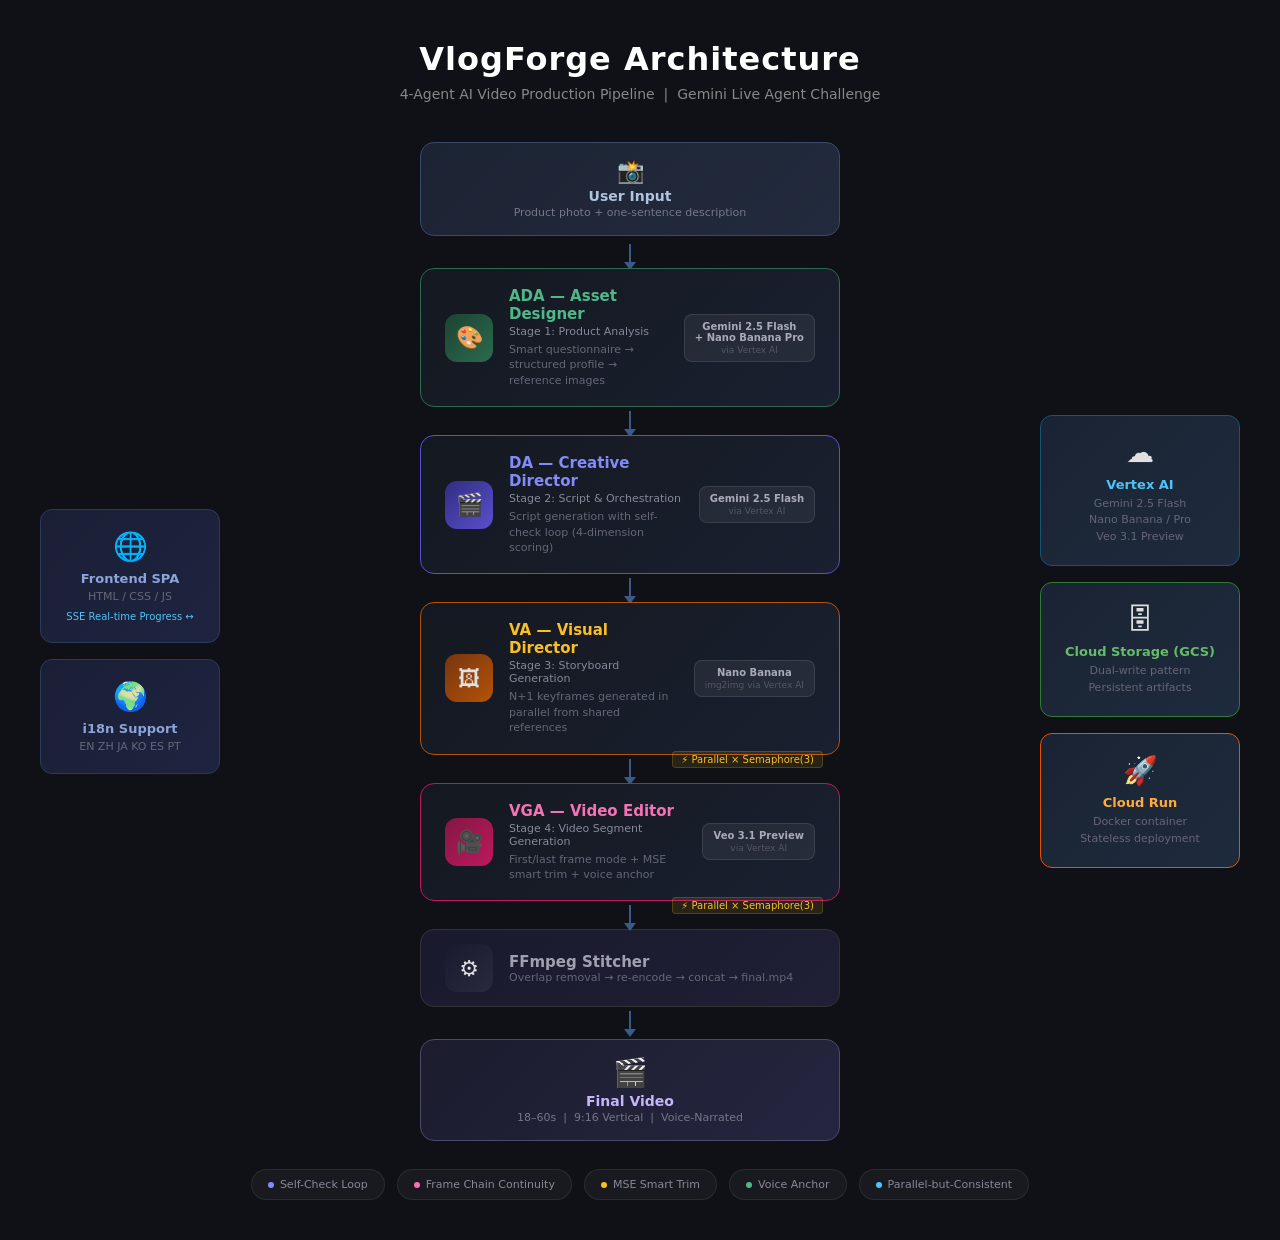
<file: architecture-diagram.html>
<!DOCTYPE html>
<html lang="en">
<head>
<meta charset="UTF-8">
<title>VlogForge Architecture</title>
<style>
  * { margin: 0; padding: 0; box-sizing: border-box; }
  body {
    background: #0f1117;
    font-family: 'Segoe UI', system-ui, -apple-system, sans-serif;
    display: flex;
    justify-content: center;
    align-items: center;
    min-height: 100vh;
    padding: 40px;
    color: #e0e0e0;
  }
  .container {
    width: 1200px;
    position: relative;
  }
  h1 {
    text-align: center;
    font-size: 32px;
    font-weight: 700;
    color: #fff;
    margin-bottom: 8px;
    letter-spacing: 1px;
  }
  .subtitle {
    text-align: center;
    font-size: 14px;
    color: #888;
    margin-bottom: 40px;
  }
  .main-layout {
    display: flex;
    gap: 32px;
    align-items: stretch;
  }

  /* Left: Frontend */
  .frontend-col {
    width: 180px;
    display: flex;
    flex-direction: column;
    gap: 16px;
  }
  .fe-box {
    background: linear-gradient(135deg, #1a1f35, #1e2440);
    border: 1px solid #2a3a5c;
    border-radius: 12px;
    padding: 20px 16px;
    text-align: center;
  }
  .fe-box .icon { font-size: 28px; margin-bottom: 8px; }
  .fe-box .label { font-size: 13px; font-weight: 600; color: #8ba4d9; }
  .fe-box .tech { font-size: 11px; color: #667; margin-top: 4px; }

  /* Center: Pipeline */
  .pipeline-col {
    flex: 1;
    display: flex;
    flex-direction: column;
    align-items: center;
    gap: 0;
  }

  .user-input {
    background: linear-gradient(135deg, #1c2333, #222b3d);
    border: 1px solid #3a4a6c;
    border-radius: 14px;
    padding: 16px 32px;
    text-align: center;
    margin-bottom: 8px;
    width: 420px;
  }
  .user-input .icon { font-size: 22px; }
  .user-input .label { font-size: 14px; font-weight: 600; color: #b0c4de; margin-top: 4px; }
  .user-input .desc { font-size: 11px; color: #778; margin-top: 2px; }

  .arrow-down {
    width: 2px;
    height: 20px;
    background: #3a5a8a;
    position: relative;
    margin: 0 auto;
  }
  .arrow-down::after {
    content: '';
    position: absolute;
    bottom: -6px;
    left: 50%;
    transform: translateX(-50%);
    border-left: 6px solid transparent;
    border-right: 6px solid transparent;
    border-top: 8px solid #3a5a8a;
  }

  .agent-card {
    width: 420px;
    background: linear-gradient(135deg, #141820, #1a2030);
    border-radius: 14px;
    padding: 18px 24px;
    display: flex;
    align-items: center;
    gap: 16px;
    position: relative;
    margin: 4px 0;
  }
  .agent-card .agent-icon {
    width: 48px;
    height: 48px;
    border-radius: 12px;
    display: flex;
    align-items: center;
    justify-content: center;
    font-size: 22px;
    flex-shrink: 0;
  }
  .agent-card .agent-info { flex: 1; }
  .agent-card .agent-name {
    font-size: 15px;
    font-weight: 700;
    margin-bottom: 2px;
  }
  .agent-card .agent-role {
    font-size: 11px;
    color: #889;
    margin-bottom: 4px;
  }
  .agent-card .agent-desc {
    font-size: 11px;
    color: #667;
    line-height: 1.4;
  }
  .agent-card .model-badge {
    background: rgba(255,255,255,0.06);
    border: 1px solid rgba(255,255,255,0.1);
    border-radius: 8px;
    padding: 6px 10px;
    text-align: center;
    flex-shrink: 0;
  }
  .agent-card .model-badge .model-name {
    font-size: 10px;
    font-weight: 600;
    color: #aab;
  }
  .agent-card .model-badge .model-via {
    font-size: 9px;
    color: #556;
    margin-top: 2px;
  }

  /* Agent colors */
  .agent-ada { border: 1px solid #2d6a4f; }
  .agent-ada .agent-icon { background: linear-gradient(135deg, #1b4332, #2d6a4f); }
  .agent-ada .agent-name { color: #52b788; }

  .agent-da { border: 1px solid #5a4fcf; }
  .agent-da .agent-icon { background: linear-gradient(135deg, #312e81, #5a4fcf); }
  .agent-da .agent-name { color: #818cf8; }

  .agent-va { border: 1px solid #b45309; }
  .agent-va .agent-icon { background: linear-gradient(135deg, #78350f, #b45309); }
  .agent-va .agent-name { color: #fbbf24; }

  .agent-vga { border: 1px solid #be185d; }
  .agent-vga .agent-icon { background: linear-gradient(135deg, #831843, #be185d); }
  .agent-vga .agent-name { color: #f472b6; }

  .ffmpeg-card {
    width: 420px;
    background: linear-gradient(135deg, #1a1a2e, #1f1f35);
    border: 1px solid #333;
    border-radius: 14px;
    padding: 14px 24px;
    display: flex;
    align-items: center;
    gap: 16px;
    margin: 4px 0;
  }
  .ffmpeg-card .agent-icon {
    width: 48px;
    height: 48px;
    border-radius: 12px;
    background: linear-gradient(135deg, #1a1a2e, #2a2a3e);
    display: flex;
    align-items: center;
    justify-content: center;
    font-size: 22px;
    flex-shrink: 0;
  }
  .ffmpeg-card .agent-name { font-size: 15px; font-weight: 700; color: #a0a0b0; }
  .ffmpeg-card .agent-desc { font-size: 11px; color: #667; }

  .output-box {
    background: linear-gradient(135deg, #1c1c2e, #252540);
    border: 1px solid #4a4a6a;
    border-radius: 14px;
    padding: 16px 32px;
    text-align: center;
    margin-top: 8px;
    width: 420px;
  }
  .output-box .icon { font-size: 28px; }
  .output-box .label { font-size: 14px; font-weight: 700; color: #c4b5fd; margin-top: 4px; }
  .output-box .desc { font-size: 11px; color: #778; margin-top: 2px; }

  /* Right: Cloud Services */
  .cloud-col {
    width: 200px;
    display: flex;
    flex-direction: column;
    gap: 16px;
  }
  .cloud-box {
    background: linear-gradient(135deg, #1a2333, #1e2b3d);
    border: 1px solid #2a4a6c;
    border-radius: 12px;
    padding: 20px 16px;
    text-align: center;
  }
  .cloud-box .icon { font-size: 28px; margin-bottom: 8px; }
  .cloud-box .label { font-size: 13px; font-weight: 600; }
  .cloud-box .tech { font-size: 11px; color: #667; margin-top: 4px; line-height: 1.5; }

  .cloud-box.vertex .label { color: #4fc3f7; }
  .cloud-box.vertex { border-color: #1a5276; }
  .cloud-box.gcs .label { color: #66bb6a; }
  .cloud-box.gcs { border-color: #2e7d32; }
  .cloud-box.cloudrun .label { color: #ffab40; }
  .cloud-box.cloudrun { border-color: #e65100; }

  /* Connector lines (horizontal) */
  .connector-row {
    display: flex;
    align-items: center;
    justify-content: center;
    width: 100%;
  }
  .h-line {
    height: 1px;
    background: #3a5a8a;
    flex: 1;
    max-width: 40px;
    position: relative;
  }
  .h-line.left::before {
    content: '◀';
    position: absolute;
    left: -8px;
    top: -8px;
    font-size: 8px;
    color: #3a5a8a;
  }
  .h-line.right::after {
    content: '▶';
    position: absolute;
    right: -8px;
    top: -8px;
    font-size: 8px;
    color: #3a5a8a;
  }

  /* Feature badges */
  .features {
    display: flex;
    gap: 12px;
    justify-content: center;
    margin-top: 28px;
    flex-wrap: wrap;
  }
  .feat {
    background: rgba(255,255,255,0.04);
    border: 1px solid rgba(255,255,255,0.08);
    border-radius: 20px;
    padding: 8px 16px;
    font-size: 11px;
    color: #889;
    display: flex;
    align-items: center;
    gap: 6px;
  }
  .feat .dot {
    width: 6px;
    height: 6px;
    border-radius: 50%;
    flex-shrink: 0;
  }
  .dot.green { background: #52b788; }
  .dot.purple { background: #818cf8; }
  .dot.yellow { background: #fbbf24; }
  .dot.pink { background: #f472b6; }
  .dot.blue { background: #4fc3f7; }

  /* Parallel label */
  .parallel-label {
    font-size: 10px;
    color: #fbbf24;
    background: rgba(251, 191, 36, 0.1);
    border: 1px solid rgba(251, 191, 36, 0.2);
    border-radius: 4px;
    padding: 2px 8px;
    position: absolute;
    right: 16px;
    bottom: -14px;
    white-space: nowrap;
    z-index: 10;
  }

  .sse-label {
    font-size: 10px;
    color: #4fc3f7;
    text-align: center;
    margin-top: 2px;
  }
</style>
</head>
<body>
<div class="container">
  <h1>VlogForge Architecture</h1>
  <p class="subtitle">4-Agent AI Video Production Pipeline &nbsp;|&nbsp; Gemini Live Agent Challenge</p>

  <div class="main-layout">

    <!-- Left: Frontend -->
    <div class="frontend-col" style="justify-content: center;">
      <div class="fe-box">
        <div class="icon">🌐</div>
        <div class="label">Frontend SPA</div>
        <div class="tech">HTML / CSS / JS</div>
        <div class="tech" style="margin-top: 8px; color: #4fc3f7; font-size: 10px;">SSE Real-time Progress ↔</div>
      </div>
      <div class="fe-box">
        <div class="icon">🌍</div>
        <div class="label">i18n Support</div>
        <div class="tech">EN ZH JA KO ES PT</div>
      </div>
    </div>

    <!-- Center: Pipeline -->
    <div class="pipeline-col">

      <div class="user-input">
        <div class="icon">📸</div>
        <div class="label">User Input</div>
        <div class="desc">Product photo + one-sentence description</div>
      </div>

      <div class="arrow-down"></div>

      <div class="agent-card agent-ada">
        <div class="agent-icon">🎨</div>
        <div class="agent-info">
          <div class="agent-name">ADA — Asset Designer</div>
          <div class="agent-role">Stage 1: Product Analysis</div>
          <div class="agent-desc">Smart questionnaire → structured profile → reference images</div>
        </div>
        <div class="model-badge">
          <div class="model-name">Gemini 2.5 Flash<br>+ Nano Banana Pro</div>
          <div class="model-via">via Vertex AI</div>
        </div>
      </div>

      <div class="arrow-down"></div>

      <div class="agent-card agent-da">
        <div class="agent-icon">🎬</div>
        <div class="agent-info">
          <div class="agent-name">DA — Creative Director</div>
          <div class="agent-role">Stage 2: Script & Orchestration</div>
          <div class="agent-desc">Script generation with self-check loop (4-dimension scoring)</div>
        </div>
        <div class="model-badge">
          <div class="model-name">Gemini 2.5 Flash</div>
          <div class="model-via">via Vertex AI</div>
        </div>
      </div>

      <div class="arrow-down"></div>

      <div class="agent-card agent-va" style="position: relative;">
        <div class="agent-icon">🖼</div>
        <div class="agent-info">
          <div class="agent-name">VA — Visual Director</div>
          <div class="agent-role">Stage 3: Storyboard Generation</div>
          <div class="agent-desc">N+1 keyframes generated in parallel from shared references</div>
        </div>
        <div class="model-badge">
          <div class="model-name">Nano Banana</div>
          <div class="model-via">img2img via Vertex AI</div>
        </div>
        <div class="parallel-label">⚡ Parallel × Semaphore(3)</div>
      </div>

      <div class="arrow-down"></div>

      <div class="agent-card agent-vga" style="position: relative;">
        <div class="agent-icon">🎥</div>
        <div class="agent-info">
          <div class="agent-name">VGA — Video Editor</div>
          <div class="agent-role">Stage 4: Video Segment Generation</div>
          <div class="agent-desc">First/last frame mode + MSE smart trim + voice anchor</div>
        </div>
        <div class="model-badge">
          <div class="model-name">Veo 3.1 Preview</div>
          <div class="model-via">via Vertex AI</div>
        </div>
        <div class="parallel-label">⚡ Parallel × Semaphore(3)</div>
      </div>

      <div class="arrow-down"></div>

      <div class="ffmpeg-card">
        <div class="agent-icon">⚙️</div>
        <div class="agent-info">
          <div class="agent-name">FFmpeg Stitcher</div>
          <div class="agent-desc">Overlap removal → re-encode → concat → final.mp4</div>
        </div>
      </div>

      <div class="arrow-down"></div>

      <div class="output-box">
        <div class="icon">🎬</div>
        <div class="label">Final Video</div>
        <div class="desc">18–60s &nbsp;|&nbsp; 9:16 Vertical &nbsp;|&nbsp; Voice-Narrated</div>
      </div>

    </div>

    <!-- Right: Cloud Services -->
    <div class="cloud-col" style="justify-content: center;">
      <div class="cloud-box vertex">
        <div class="icon">☁️</div>
        <div class="label">Vertex AI</div>
        <div class="tech">Gemini 2.5 Flash<br>Nano Banana / Pro<br>Veo 3.1 Preview</div>
      </div>
      <div class="cloud-box gcs">
        <div class="icon">🗄</div>
        <div class="label">Cloud Storage (GCS)</div>
        <div class="tech">Dual-write pattern<br>Persistent artifacts</div>
      </div>
      <div class="cloud-box cloudrun">
        <div class="icon">🚀</div>
        <div class="label">Cloud Run</div>
        <div class="tech">Docker container<br>Stateless deployment</div>
      </div>
    </div>

  </div>

  <!-- Feature badges -->
  <div class="features">
    <div class="feat"><span class="dot purple"></span>Self-Check Loop</div>
    <div class="feat"><span class="dot pink"></span>Frame Chain Continuity</div>
    <div class="feat"><span class="dot yellow"></span>MSE Smart Trim</div>
    <div class="feat"><span class="dot green"></span>Voice Anchor</div>
    <div class="feat"><span class="dot blue"></span>Parallel-but-Consistent</div>
  </div>

</div>
</body>
</html>
</file>
